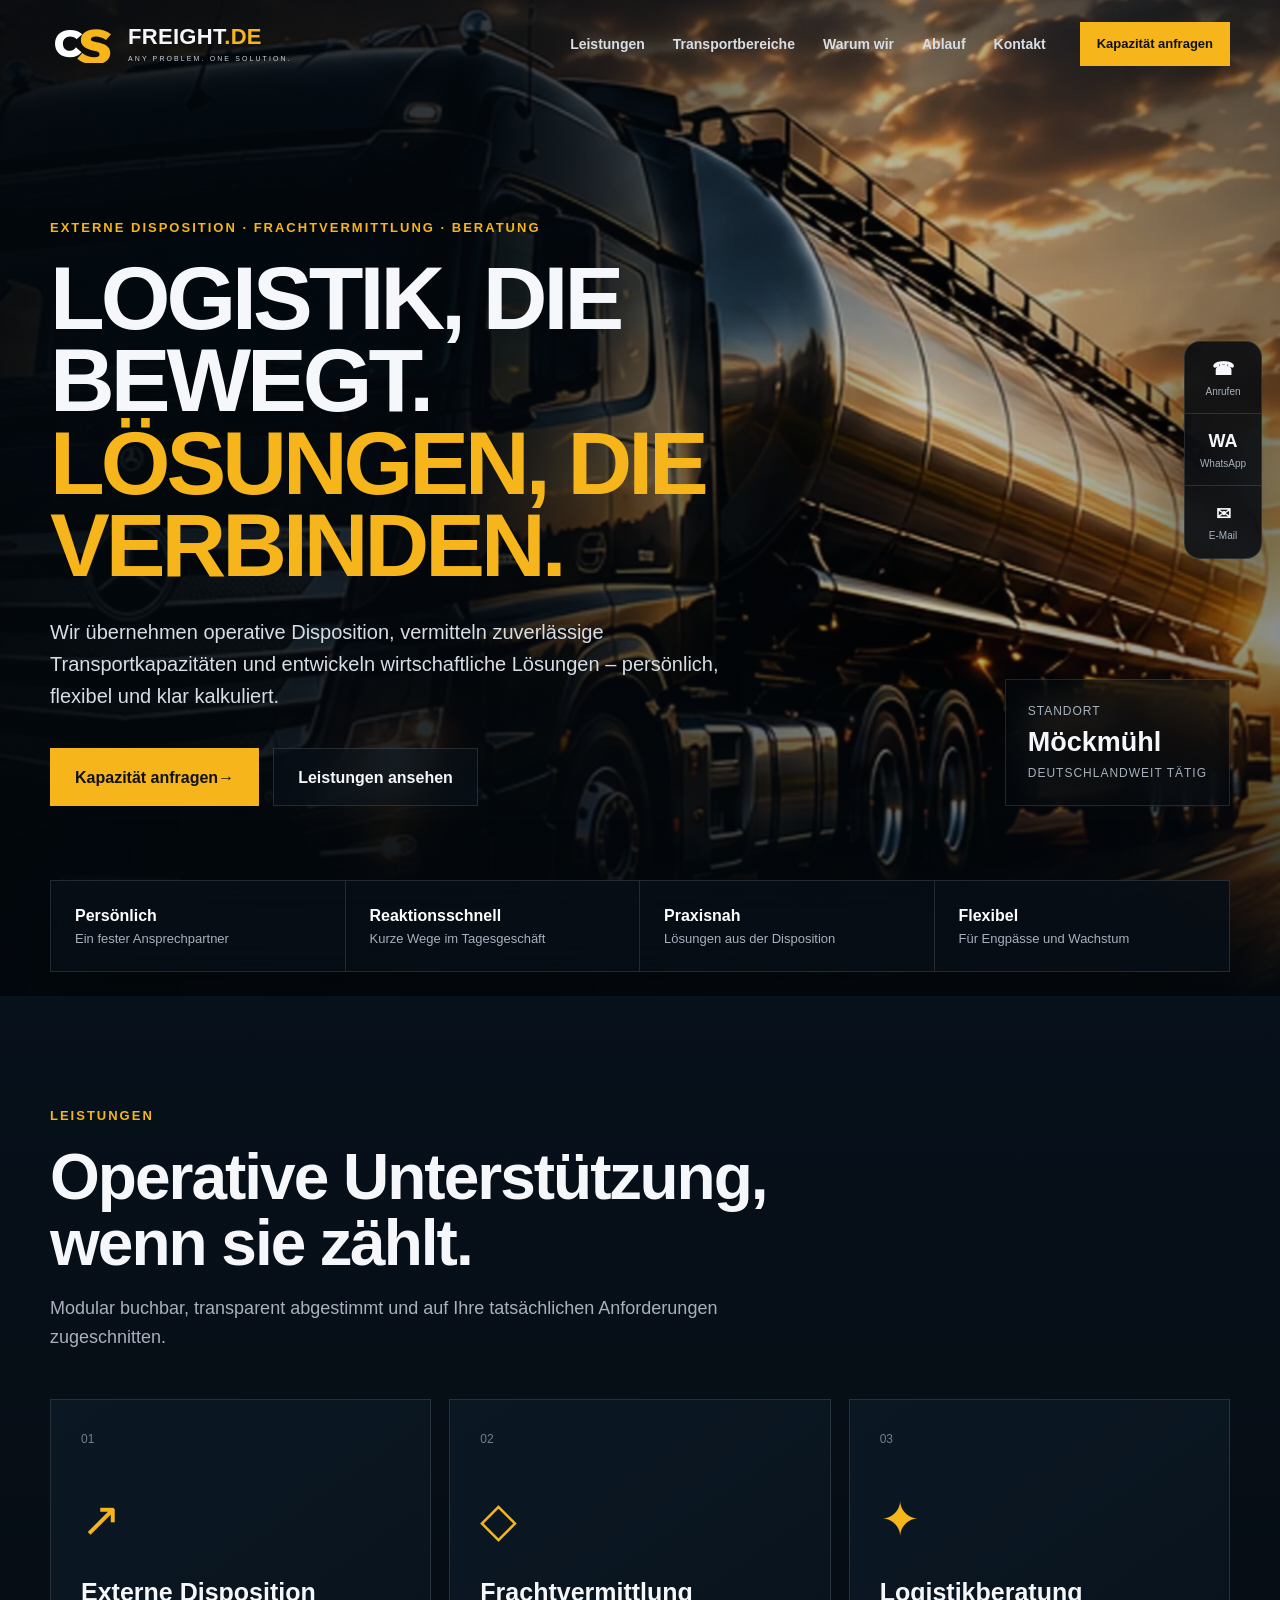
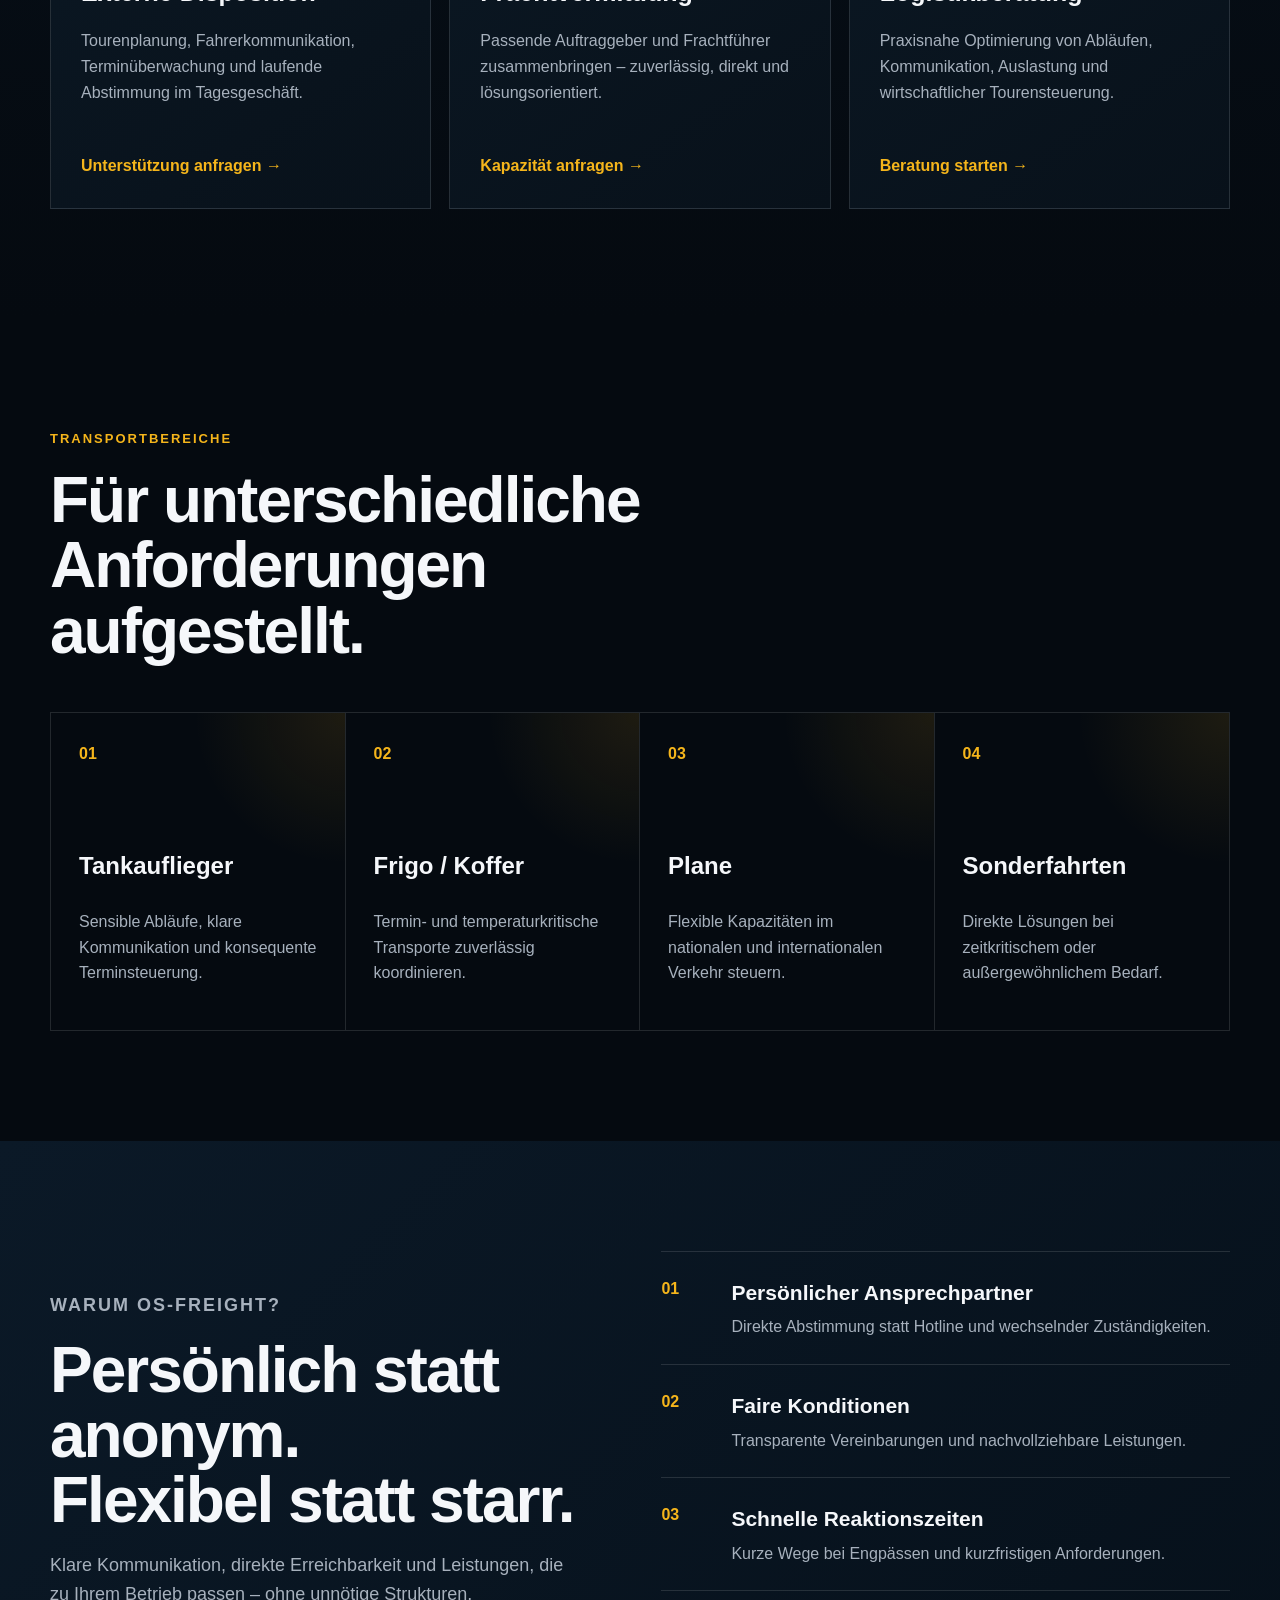
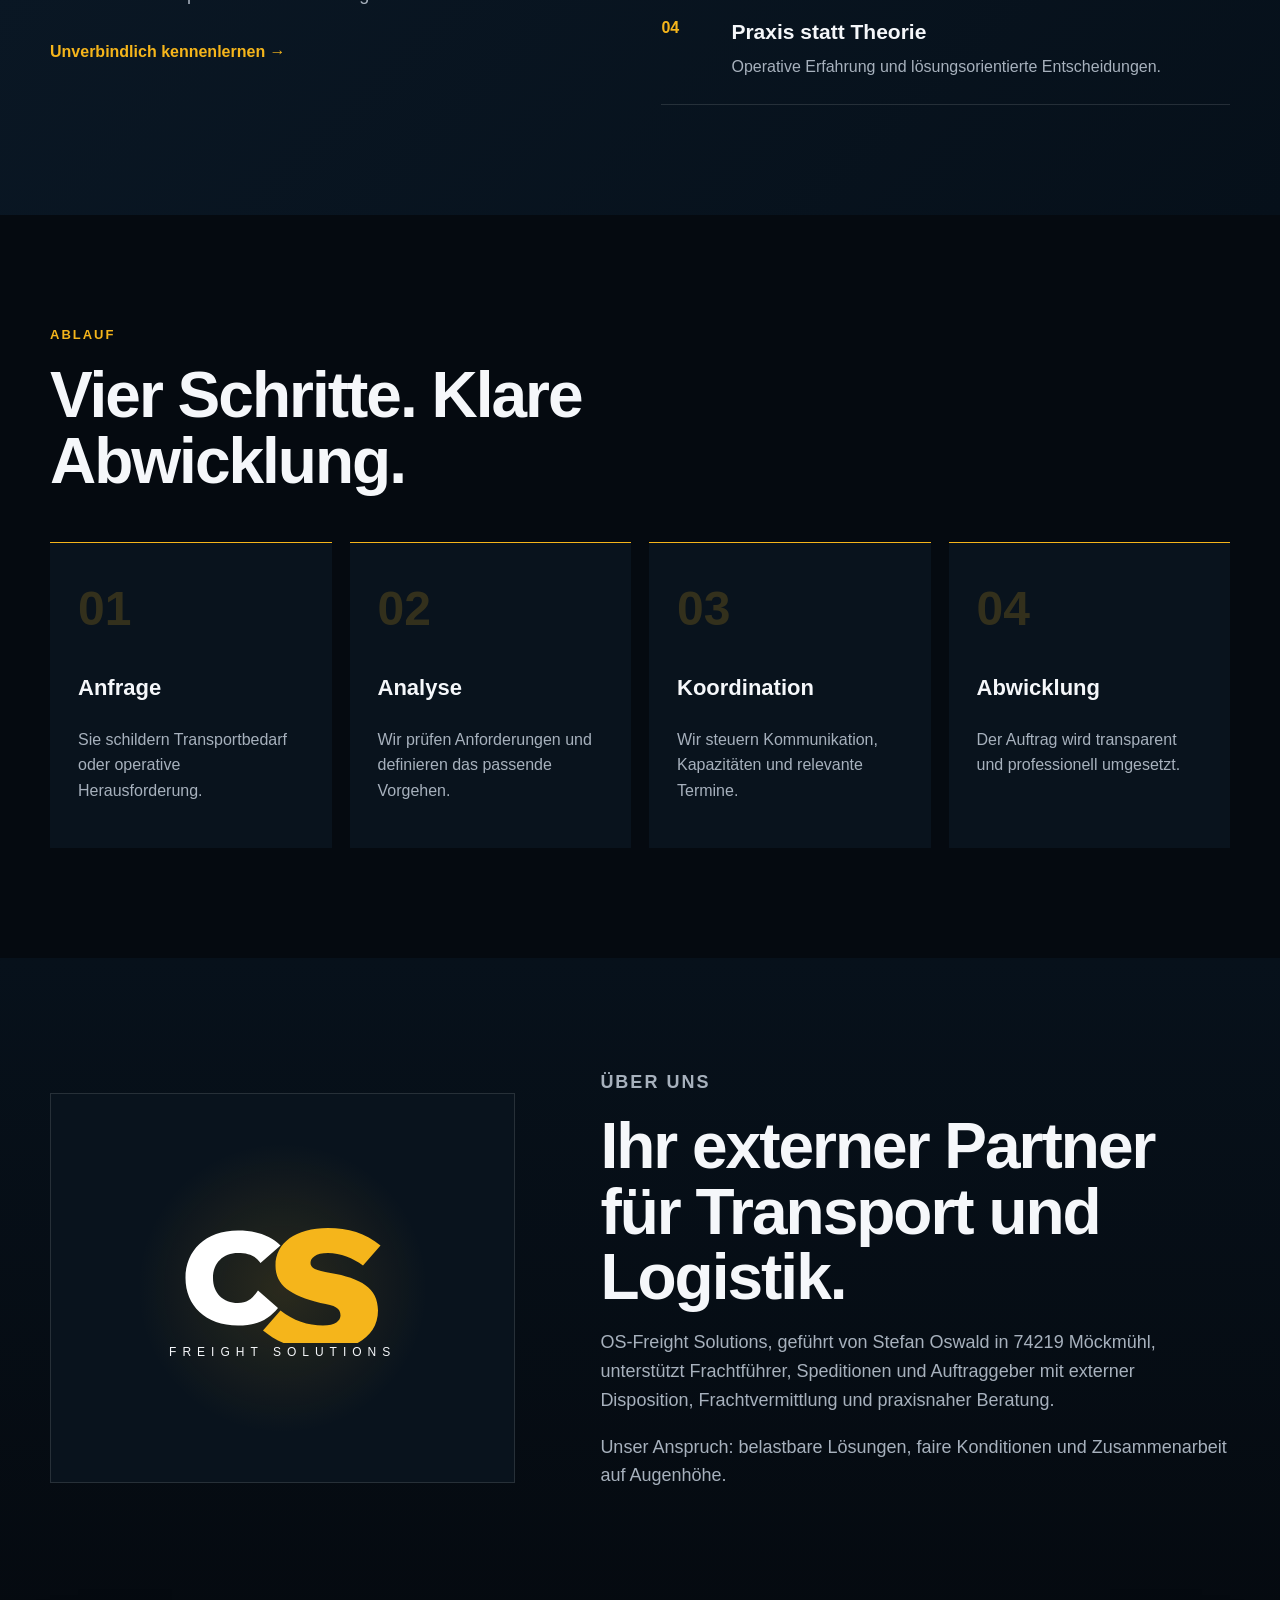
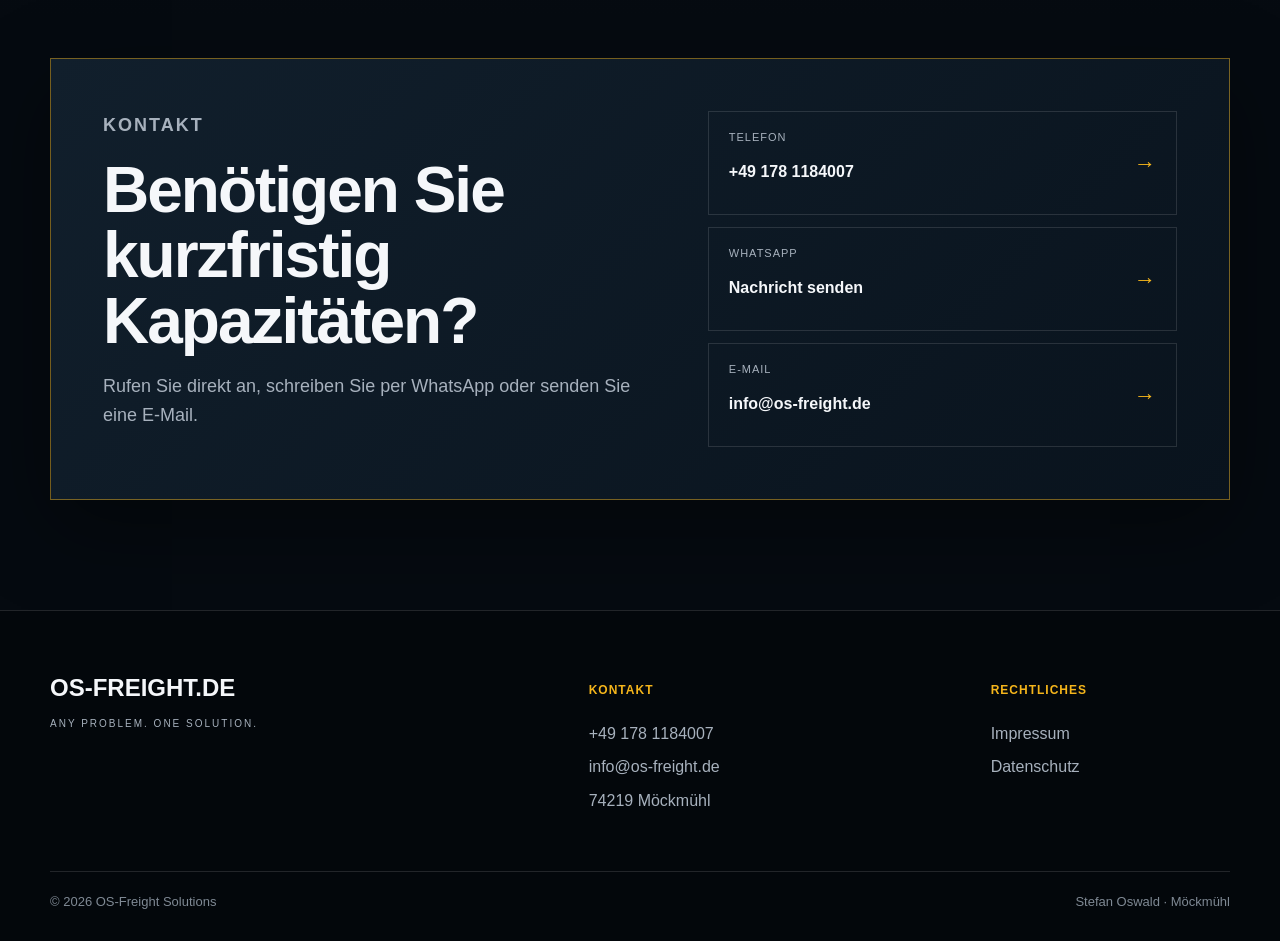
<file: index.html>
<!doctype html>
<html lang="de">
<head>
  <meta charset="utf-8">
  <meta name="viewport" content="width=device-width, initial-scale=1, viewport-fit=cover">
  <title>OS-Freight Solutions | Disposition, Frachtvermittlung & Beratung</title>
  <meta name="description" content="OS-Freight Solutions aus Möckmühl: externe Disposition, Frachtvermittlung und praxisnahe Logistikberatung für Tank, Frigo/Koffer, Plane und Sonderfahrten.">
  <meta name="theme-color" content="#050a10">
  <link rel="canonical" href="https://os-freight.de/">
  <link rel="preload" href="hero-truck.webp" as="image" type="image/webp">
  <link rel="stylesheet" href="styles.css">
</head>
<body>
  <a class="skip-link" href="#main">Zum Inhalt springen</a>
  <div class="scroll-progress" aria-hidden="true"></div>

  <header class="site-header" id="top">
    <div class="container nav-wrap">
      <a class="brand" href="#top" aria-label="OS-Freight Startseite">
        <svg class="brand-mark" viewBox="0 0 92 52" role="img" aria-label="OS">
          <path d="M28 7C15 7 7 15 7 26s8 19 21 19c7 0 12-2 16-7l-8-7c-2 3-4 5-8 5-6 0-10-4-10-10s4-10 10-10c4 0 7 1 9 4l8-7C41 9 35 7 28 7Z" fill="white"/>
          <path d="M64 6c-13 0-21 6-21 15 0 8 6 12 18 15 6 1 8 2 8 5 0 2-2 4-7 4-6 0-12-2-17-6l-7 8c6 5 14 8 24 8 13 0 22-6 22-16 0-9-7-13-19-15-6-1-8-2-8-4s2-4 7-4c5 0 10 2 14 5l7-8C79 8 72 6 64 6Z" fill="#f5b51b"/>
        </svg>
        <span class="brand-text"><strong>FREIGHT<span>.DE</span></strong><small>ANY PROBLEM. ONE SOLUTION.</small></span>
      </a>

      <button class="menu-toggle" type="button" aria-expanded="false" aria-controls="main-nav" aria-label="Navigation öffnen">
        <span></span><span></span><span></span>
      </button>

      <nav class="main-nav" id="main-nav" aria-label="Hauptnavigation">
        <a href="#leistungen">Leistungen</a>
        <a href="#branchen">Transportbereiche</a>
        <a href="#vorteile">Warum wir</a>
        <a href="#ablauf">Ablauf</a>
        <a href="#kontakt">Kontakt</a>
      </nav>

      <a class="nav-cta" href="#kontakt">Kapazität anfragen</a>
    </div>
  </header>

  <main id="main">
    <section class="hero" aria-labelledby="hero-title">
      <div class="hero-image" aria-hidden="true"></div>
      <div class="hero-overlay" aria-hidden="true"></div>
      <div class="container hero-content">
        <div class="hero-copy reveal">
          <p class="eyebrow">Externe Disposition · Frachtvermittlung · Beratung</p>
          <h1 id="hero-title">Logistik, die bewegt.<br><span>Lösungen, die verbinden.</span></h1>
          <p class="lead">Wir übernehmen operative Disposition, vermitteln zuverlässige Transportkapazitäten und entwickeln wirtschaftliche Lösungen – persönlich, flexibel und klar kalkuliert.</p>
          <div class="hero-actions">
            <a class="btn btn-primary" href="#kontakt">Kapazität anfragen <span>→</span></a>
            <a class="btn btn-secondary" href="#leistungen">Leistungen ansehen</a>
          </div>
        </div>
        <div class="hero-meta reveal" aria-label="Standort und Einsatzgebiet">
          <span>Standort</span><strong>Möckmühl</strong><small>Deutschlandweit tätig</small>
        </div>
      </div>
      <div class="container hero-facts reveal">
        <div><strong>Persönlich</strong><span>Ein fester Ansprechpartner</span></div>
        <div><strong>Reaktionsschnell</strong><span>Kurze Wege im Tagesgeschäft</span></div>
        <div><strong>Praxisnah</strong><span>Lösungen aus der Disposition</span></div>
        <div><strong>Flexibel</strong><span>Für Engpässe und Wachstum</span></div>
      </div>
    </section>

    <section id="leistungen" class="section services">
      <div class="container">
        <header class="section-head reveal">
          <p class="kicker">Leistungen</p>
          <h2>Operative Unterstützung, wenn sie zählt.</h2>
          <p>Modular buchbar, transparent abgestimmt und auf Ihre tatsächlichen Anforderungen zugeschnitten.</p>
        </header>
        <div class="cards-grid">
          <article class="service-card reveal"><span class="number">01</span><div class="icon">↗</div><h3>Externe Disposition</h3><p>Tourenplanung, Fahrerkommunikation, Terminüberwachung und laufende Abstimmung im Tagesgeschäft.</p><a href="#kontakt">Unterstützung anfragen →</a></article>
          <article class="service-card reveal"><span class="number">02</span><div class="icon">◇</div><h3>Frachtvermittlung</h3><p>Passende Auftraggeber und Frachtführer zusammenbringen – zuverlässig, direkt und lösungsorientiert.</p><a href="#kontakt">Kapazität anfragen →</a></article>
          <article class="service-card reveal"><span class="number">03</span><div class="icon">✦</div><h3>Logistikberatung</h3><p>Praxisnahe Optimierung von Abläufen, Kommunikation, Auslastung und wirtschaftlicher Tourensteuerung.</p><a href="#kontakt">Beratung starten →</a></article>
        </div>
      </div>
    </section>

    <section id="branchen" class="section transport">
      <div class="container">
        <header class="section-head reveal"><p class="kicker">Transportbereiche</p><h2>Für unterschiedliche Anforderungen aufgestellt.</h2></header>
        <div class="transport-grid">
          <article class="reveal"><span>01</span><h3>Tankauflieger</h3><p>Sensible Abläufe, klare Kommunikation und konsequente Terminsteuerung.</p></article>
          <article class="reveal"><span>02</span><h3>Frigo / Koffer</h3><p>Termin- und temperaturkritische Transporte zuverlässig koordinieren.</p></article>
          <article class="reveal"><span>03</span><h3>Plane</h3><p>Flexible Kapazitäten im nationalen und internationalen Verkehr steuern.</p></article>
          <article class="reveal"><span>04</span><h3>Sonderfahrten</h3><p>Direkte Lösungen bei zeitkritischem oder außergewöhnlichem Bedarf.</p></article>
        </div>
      </div>
    </section>

    <section id="vorteile" class="section advantages">
      <div class="container advantages-layout">
        <div class="advantages-copy reveal">
          <p class="kicker">Warum OS-Freight?</p>
          <h2>Persönlich statt anonym.<br>Flexibel statt starr.</h2>
          <p>Klare Kommunikation, direkte Erreichbarkeit und Leistungen, die zu Ihrem Betrieb passen – ohne unnötige Strukturen.</p>
          <a class="text-link" href="#kontakt">Unverbindlich kennenlernen →</a>
        </div>
        <div class="advantages-list">
          <article class="reveal"><b>01</b><div><h3>Persönlicher Ansprechpartner</h3><p>Direkte Abstimmung statt Hotline und wechselnder Zuständigkeiten.</p></div></article>
          <article class="reveal"><b>02</b><div><h3>Faire Konditionen</h3><p>Transparente Vereinbarungen und nachvollziehbare Leistungen.</p></div></article>
          <article class="reveal"><b>03</b><div><h3>Schnelle Reaktionszeiten</h3><p>Kurze Wege bei Engpässen und kurzfristigen Anforderungen.</p></div></article>
          <article class="reveal"><b>04</b><div><h3>Praxis statt Theorie</h3><p>Operative Erfahrung und lösungsorientierte Entscheidungen.</p></div></article>
        </div>
      </div>
    </section>

    <section id="ablauf" class="section process">
      <div class="container">
        <header class="section-head reveal"><p class="kicker">Ablauf</p><h2>Vier Schritte. Klare Abwicklung.</h2></header>
        <div class="process-grid">
          <article class="reveal"><span>01</span><h3>Anfrage</h3><p>Sie schildern Transportbedarf oder operative Herausforderung.</p></article>
          <article class="reveal"><span>02</span><h3>Analyse</h3><p>Wir prüfen Anforderungen und definieren das passende Vorgehen.</p></article>
          <article class="reveal"><span>03</span><h3>Koordination</h3><p>Wir steuern Kommunikation, Kapazitäten und relevante Termine.</p></article>
          <article class="reveal"><span>04</span><h3>Abwicklung</h3><p>Der Auftrag wird transparent und professionell umgesetzt.</p></article>
        </div>
      </div>
    </section>

    <section class="section about">
      <div class="container about-layout">
        <div class="about-badge reveal"><svg viewBox="0 0 92 52" aria-hidden="true"><path d="M28 7C15 7 7 15 7 26s8 19 21 19c7 0 12-2 16-7l-8-7c-2 3-4 5-8 5-6 0-10-4-10-10s4-10 10-10c4 0 7 1 9 4l8-7C41 9 35 7 28 7Z" fill="white"/><path d="M64 6c-13 0-21 6-21 15 0 8 6 12 18 15 6 1 8 2 8 5 0 2-2 4-7 4-6 0-12-2-17-6l-7 8c6 5 14 8 24 8 13 0 22-6 22-16 0-9-7-13-19-15-6-1-8-2-8-4s2-4 7-4c5 0 10 2 14 5l7-8C79 8 72 6 64 6Z" fill="#f5b51b"/></svg><span>FREIGHT SOLUTIONS</span></div>
        <div class="about-copy reveal"><p class="kicker">Über uns</p><h2>Ihr externer Partner für Transport und Logistik.</h2><p>OS-Freight Solutions, geführt von Stefan Oswald in 74219 Möckmühl, unterstützt Frachtführer, Speditionen und Auftraggeber mit externer Disposition, Frachtvermittlung und praxisnaher Beratung.</p><p>Unser Anspruch: belastbare Lösungen, faire Konditionen und Zusammenarbeit auf Augenhöhe.</p></div>
      </div>
    </section>

    <section id="kontakt" class="section contact">
      <div class="container contact-panel reveal">
        <div><p class="kicker">Kontakt</p><h2>Benötigen Sie kurzfristig Kapazitäten?</h2><p>Rufen Sie direkt an, schreiben Sie per WhatsApp oder senden Sie eine E-Mail.</p></div>
        <div class="contact-links">
          <a href="tel:+491781184007"><span>Telefon</span><strong>+49 178 1184007</strong><i>→</i></a>
          <a href="https://wa.me/491781184007" target="_blank" rel="noopener"><span>WhatsApp</span><strong>Nachricht senden</strong><i>→</i></a>
          <a href="mailto:info@os-freight.de"><span>E-Mail</span><strong>info@os-freight.de</strong><i>→</i></a>
        </div>
      </div>
    </section>
  </main>

  <div class="quick-contact" aria-label="Schnellkontakt">
    <a href="tel:+491781184007" aria-label="Anrufen"><span>☎</span><small>Anrufen</small></a>
    <a href="https://wa.me/491781184007" target="_blank" rel="noopener" aria-label="WhatsApp"><span>WA</span><small>WhatsApp</small></a>
    <a href="mailto:info@os-freight.de" aria-label="E-Mail"><span>✉</span><small>E-Mail</small></a>
  </div>

  <footer class="site-footer">
    <div class="container footer-grid">
      <div class="footer-brand"><strong>OS-FREIGHT.DE</strong><span>ANY PROBLEM. ONE SOLUTION.</span></div>
      <div><h3>Kontakt</h3><a href="tel:+491781184007">+49 178 1184007</a><a href="mailto:info@os-freight.de">info@os-freight.de</a><span>74219 Möckmühl</span></div>
      <div><h3>Rechtliches</h3><a href="impressum.html">Impressum</a><a href="datenschutz.html">Datenschutz</a></div>
    </div>
    <div class="container footer-bottom"><span>© <span id="year"></span> OS-Freight Solutions</span><span>Stefan Oswald · Möckmühl</span></div>
  </footer>
  <script src="main.js" defer></script>
</body>
</html>
</file>
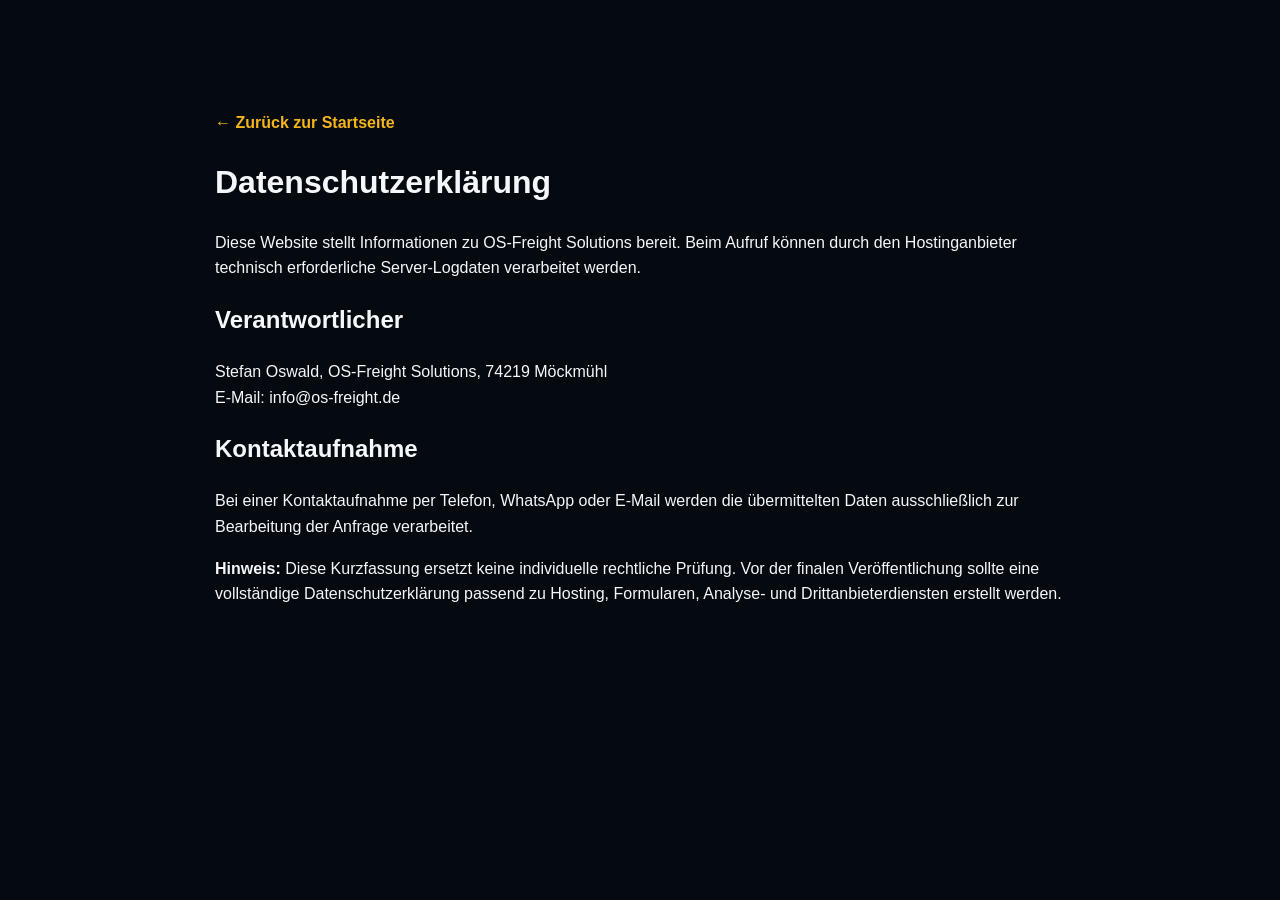
<file: datenschutz.html>
<!doctype html><html lang="de"><head><meta charset="utf-8"><meta name="viewport" content="width=device-width,initial-scale=1"><title>Datenschutz | OS-Freight Solutions</title><link rel="stylesheet" href="styles.css"></head><body><main class="section"><div class="container" style="max-width:850px"><a href="index.html" style="color:#f5b51b;font-weight:800">← Zurück zur Startseite</a><h1>Datenschutzerklärung</h1><p>Diese Website stellt Informationen zu OS-Freight Solutions bereit. Beim Aufruf können durch den Hostinganbieter technisch erforderliche Server-Logdaten verarbeitet werden.</p><h2>Verantwortlicher</h2><p>Stefan Oswald, OS-Freight Solutions, 74219 Möckmühl<br>E-Mail: info@os-freight.de</p><h2>Kontaktaufnahme</h2><p>Bei einer Kontaktaufnahme per Telefon, WhatsApp oder E-Mail werden die übermittelten Daten ausschließlich zur Bearbeitung der Anfrage verarbeitet.</p><p><strong>Hinweis:</strong> Diese Kurzfassung ersetzt keine individuelle rechtliche Prüfung. Vor der finalen Veröffentlichung sollte eine vollständige Datenschutzerklärung passend zu Hosting, Formularen, Analyse- und Drittanbieterdiensten erstellt werden.</p></div></main></body></html>
</file>
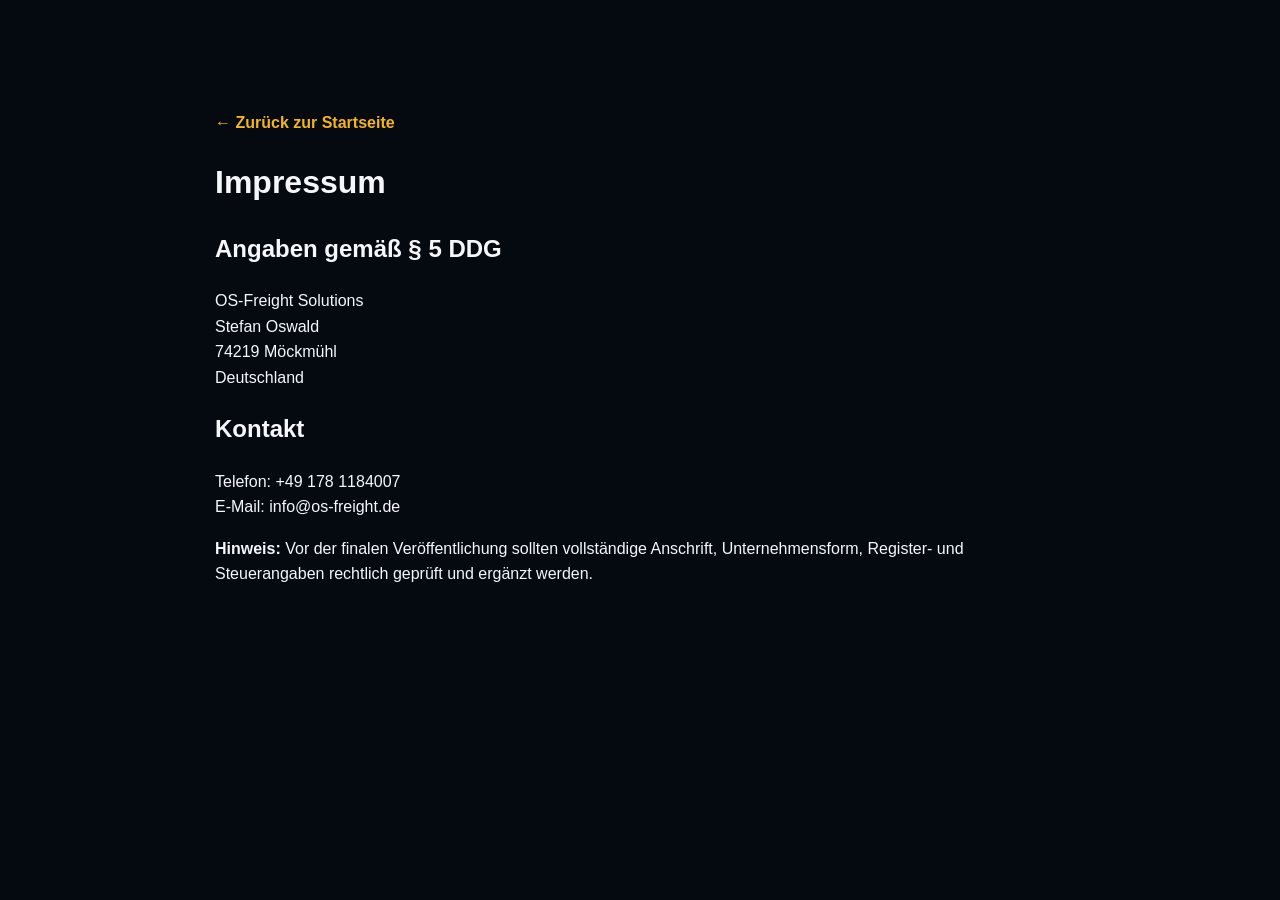
<file: impressum.html>
<!doctype html><html lang="de"><head><meta charset="utf-8"><meta name="viewport" content="width=device-width,initial-scale=1"><title>Impressum | OS-Freight Solutions</title><link rel="stylesheet" href="styles.css"></head><body><main class="section"><div class="container" style="max-width:850px"><a href="index.html" style="color:#f5b51b;font-weight:800">← Zurück zur Startseite</a><h1>Impressum</h1><h2>Angaben gemäß § 5 DDG</h2><p>OS-Freight Solutions<br>Stefan Oswald<br>74219 Möckmühl<br>Deutschland</p><h2>Kontakt</h2><p>Telefon: +49 178 1184007<br>E-Mail: info@os-freight.de</p><p><strong>Hinweis:</strong> Vor der finalen Veröffentlichung sollten vollständige Anschrift, Unternehmensform, Register- und Steuerangaben rechtlich geprüft und ergänzt werden.</p></div></main></body></html>
</file>
<file: styles.css>
:root{--bg:#050a10;--bg2:#08121d;--panel:#0b1723;--text:#f5f7fa;--muted:#a7b1bd;--gold:#f5b51b;--line:rgba(255,255,255,.12);--max:1180px;--shadow:0 28px 80px rgba(0,0,0,.38)}
*{box-sizing:border-box}html{scroll-behavior:smooth}body{margin:0;background:var(--bg);color:var(--text);font-family:Arial,Helvetica,sans-serif;line-height:1.6;overflow-x:hidden}a{color:inherit;text-decoration:none}button{font:inherit}.container{width:min(var(--max),calc(100% - 40px));margin:auto}.skip-link{position:fixed;left:16px;top:-80px;z-index:999;background:#fff;color:#000;padding:10px 14px}.skip-link:focus{top:16px}.scroll-progress{position:fixed;z-index:999;top:0;left:0;height:3px;width:0;background:var(--gold)}
.site-header{position:fixed;z-index:100;top:0;left:0;right:0;border-bottom:1px solid transparent;transition:.3s}.site-header.scrolled{background:rgba(5,10,16,.88);backdrop-filter:blur(18px);border-color:var(--line)}.nav-wrap{height:88px;display:flex;align-items:center;gap:34px}.brand{display:flex;align-items:center;gap:12px;min-width:290px}.brand-mark{width:66px;height:auto;display:block}.brand-text{display:grid;line-height:1}.brand-text strong{font-size:22px;letter-spacing:.3px}.brand-text strong span{color:var(--gold)}.brand-text small{margin-top:7px;font-size:7px;letter-spacing:2.1px;color:#c8d0d8}.main-nav{display:flex;align-items:center;gap:28px;margin-left:auto}.main-nav a{position:relative;font-size:14px;font-weight:700;color:#d7dee6}.main-nav a:after{content:"";position:absolute;left:0;right:100%;bottom:-10px;height:2px;background:var(--gold);transition:.25s}.main-nav a:hover:after{right:0}.nav-cta{padding:12px 17px;background:var(--gold);color:#111;font-weight:900;font-size:13px}.menu-toggle{display:none;border:0;background:transparent;padding:8px}.menu-toggle span{display:block;width:30px;height:2px;background:#fff;margin:6px 0}
.hero{position:relative;min-height:100svh;display:flex;align-items:flex-end;padding-top:88px;overflow:hidden}.hero-image{position:absolute;inset:0;background:url('hero-truck.webp') center 42%/cover no-repeat;transform:scale(1.03);will-change:transform}.hero-overlay{position:absolute;inset:0;background:linear-gradient(90deg,rgba(3,8,13,.96) 0%,rgba(3,8,13,.78) 42%,rgba(3,8,13,.25) 72%,rgba(3,8,13,.45) 100%),linear-gradient(0deg,#050a10 0%,transparent 35%)}.hero-content{position:relative;z-index:2;padding:130px 0 190px;display:grid;grid-template-columns:minmax(0,760px) 1fr;align-items:end;gap:50px}.eyebrow,.kicker{margin:0 0 18px;color:var(--gold);font-size:13px;font-weight:900;letter-spacing:2px;text-transform:uppercase}.hero h1{margin:0;font-size:clamp(56px,7vw,102px);line-height:.92;letter-spacing:-4px;text-transform:uppercase}.hero h1 span{color:var(--gold)}.lead{max-width:730px;margin:30px 0 0;font-size:20px;color:#d6dde4}.hero-actions{display:flex;gap:14px;margin-top:36px}.btn{display:inline-flex;align-items:center;justify-content:center;min-height:58px;padding:0 24px;font-weight:900;border:1px solid var(--line);transition:.25s}.btn-primary{background:var(--gold);color:#111;border-color:var(--gold)}.btn-primary:hover{transform:translateY(-3px);box-shadow:0 16px 35px rgba(245,181,27,.25)}.btn-secondary{background:rgba(10,20,30,.48);backdrop-filter:blur(12px)}.btn-secondary:hover{border-color:var(--gold)}.hero-meta{justify-self:end;display:grid;min-width:210px;padding:22px;border:1px solid var(--line);background:rgba(5,10,16,.55);backdrop-filter:blur(15px)}.hero-meta span,.hero-meta small{color:var(--muted);font-size:12px;text-transform:uppercase;letter-spacing:1px}.hero-meta strong{font-size:27px}.hero-facts{position:absolute;z-index:3;left:50%;bottom:24px;transform:translateX(-50%);display:grid;grid-template-columns:repeat(4,1fr);border:1px solid var(--line);background:rgba(7,14,22,.88);backdrop-filter:blur(18px);box-shadow:var(--shadow)}.hero-facts>div{padding:22px 24px;border-right:1px solid var(--line);display:grid}.hero-facts>div:last-child{border:0}.hero-facts strong{color:#fff}.hero-facts span{color:var(--muted);font-size:13px}
.section{padding:110px 0}.section-head{max-width:760px;margin-bottom:48px}.section-head h2,.advantages h2,.about h2,.contact h2{margin:0;font-size:clamp(38px,5vw,66px);line-height:1.02;letter-spacing:-2px}.section-head>p:last-child,.advantages-copy>p,.about-copy>p,.contact-panel>div>p{color:var(--muted);font-size:18px}.services{background:linear-gradient(180deg,#07111b,#050a10)}.cards-grid{display:grid;grid-template-columns:repeat(3,1fr);gap:18px}.service-card{position:relative;min-height:410px;padding:30px;display:flex;flex-direction:column;border:1px solid var(--line);background:linear-gradient(145deg,#0b1824,#08111a);overflow:hidden;transition:.3s}.service-card:after{content:"";position:absolute;left:0;bottom:0;width:0;height:3px;background:var(--gold);transition:.3s}.service-card:hover{transform:translateY(-8px);border-color:rgba(245,181,27,.55)}.service-card:hover:after{width:100%}.number{font-size:12px;color:#73808c}.icon{margin:32px 0 14px;color:var(--gold);font-size:48px}.service-card h3{margin:0;font-size:25px}.service-card p{color:var(--muted)}.service-card a{margin-top:auto;color:var(--gold);font-weight:900}.transport{background:#050a10}.transport-grid{display:grid;grid-template-columns:repeat(4,1fr);border:1px solid var(--line)}.transport-grid article{min-height:280px;padding:28px;border-right:1px solid var(--line);background:radial-gradient(circle at 100% 0%,rgba(245,181,27,.1),transparent 35%)}.transport-grid article:last-child{border:0}.transport-grid span{color:var(--gold);font-weight:900}.transport-grid h3{margin-top:80px;font-size:24px}.transport-grid p{color:var(--muted)}.advantages{background:linear-gradient(135deg,#0b1927,#06101a)}.advantages-layout{display:grid;grid-template-columns:1fr 1.08fr;gap:85px;align-items:center}.advantages-list{border-top:1px solid var(--line)}.advantages-list article{display:grid;grid-template-columns:52px 1fr;gap:18px;padding:24px 0;border-bottom:1px solid var(--line)}.advantages-list b{color:var(--gold)}.advantages-list h3{margin:0 0 5px;font-size:21px}.advantages-list p{margin:0;color:var(--muted)}.text-link{display:inline-block;margin-top:12px;color:var(--gold);font-weight:900}.process{background:#050a10}.process-grid{display:grid;grid-template-columns:repeat(4,1fr);gap:18px}.process-grid article{position:relative;padding:28px;border-top:1px solid var(--gold);background:#09131d;min-height:230px}.process-grid span{font-size:48px;font-weight:900;color:rgba(245,181,27,.18)}.process-grid h3{font-size:22px}.process-grid p{color:var(--muted)}.about{background:linear-gradient(180deg,#07111b,#050a10)}.about-layout{display:grid;grid-template-columns:.85fr 1.15fr;gap:85px;align-items:center}.about-badge{height:390px;display:grid;place-items:center;align-content:center;border:1px solid var(--line);background:radial-gradient(circle,rgba(245,181,27,.14),transparent 48%),#09131d}.about-badge svg{width:230px}.about-badge span{letter-spacing:6px;font-size:12px}.contact{padding-top:40px}.contact-panel{display:grid;grid-template-columns:1.08fr .92fr;gap:54px;padding:52px;border:1px solid rgba(245,181,27,.45);background:linear-gradient(135deg,#111f2c,#09131d);box-shadow:var(--shadow)}.contact-links{display:grid;gap:12px}.contact-links a{display:grid;grid-template-columns:1fr auto;grid-template-areas:"label arrow" "value arrow";padding:17px 20px;border:1px solid var(--line);transition:.25s}.contact-links a:hover{border-color:var(--gold);transform:translateX(4px)}.contact-links span{grid-area:label;color:var(--muted);font-size:11px;text-transform:uppercase;letter-spacing:1px}.contact-links strong{grid-area:value}.contact-links i{grid-area:arrow;align-self:center;color:var(--gold);font-style:normal;font-size:22px}
.quick-contact{position:fixed;z-index:90;right:18px;top:50%;transform:translateY(-50%);display:grid;border:1px solid var(--line);border-radius:16px;overflow:hidden;background:rgba(5,10,16,.88);backdrop-filter:blur(16px);box-shadow:var(--shadow)}.quick-contact a{width:76px;min-height:72px;display:grid;place-items:center;align-content:center;border-bottom:1px solid var(--line)}.quick-contact a:last-child{border:0}.quick-contact span{font-weight:900;font-size:18px}.quick-contact small{font-size:10px;color:var(--muted)}.site-footer{border-top:1px solid var(--line);background:#03070b}.footer-grid{display:grid;grid-template-columns:1.4fr 1fr .7fr;gap:60px;padding:58px 0}.footer-grid>div{display:flex;flex-direction:column;gap:8px}.footer-brand strong{font-size:24px}.footer-brand span{color:var(--gold);font-size:10px;letter-spacing:2px}.footer-grid h3{font-size:12px;color:var(--gold);text-transform:uppercase;letter-spacing:1px}.footer-grid a,.footer-grid span{color:var(--muted)}.footer-bottom{display:flex;justify-content:space-between;padding:20px 0 28px;border-top:1px solid var(--line);font-size:13px;color:#7f8994}.reveal{opacity:0;transform:translateY(24px);transition:opacity .75s ease,transform .75s ease}.reveal.visible{opacity:1;transform:none}.hero-facts.reveal{transform:translate(-50%,24px)}.hero-facts.reveal.visible{transform:translate(-50%,0)}
@media(max-width:1080px){.main-nav{gap:18px}.nav-cta{display:none}.brand{min-width:260px}.hero-content{grid-template-columns:1fr}.hero-meta{display:none}.cards-grid{grid-template-columns:repeat(2,1fr)}.cards-grid article:last-child{grid-column:span 2}.transport-grid{grid-template-columns:repeat(2,1fr)}.transport-grid article:nth-child(2){border-right:0}.transport-grid article:nth-child(-n+2){border-bottom:1px solid var(--line)}.advantages-layout,.about-layout,.contact-panel{grid-template-columns:1fr}.process-grid{grid-template-columns:repeat(2,1fr)}}
@media(max-width:820px){body{padding-bottom:82px}.container{width:min(var(--max),calc(100% - 28px))}.nav-wrap{height:74px}.brand{min-width:0}.brand-mark{width:50px}.brand-text strong{font-size:18px}.brand-text small{font-size:5.3px;letter-spacing:1.35px}.menu-toggle{display:block;margin-left:auto}.main-nav{position:fixed;top:74px;left:0;right:0;display:none;flex-direction:column;align-items:stretch;gap:0;margin:0;padding:18px 24px 26px;background:rgba(3,8,13,.98);border-top:1px solid var(--line);backdrop-filter:blur(18px)}.main-nav.open{display:flex}.main-nav a{padding:13px 0;border-bottom:1px solid var(--line)}.hero{min-height:920px;align-items:flex-start}.hero-image{background-position:66% top;background-size:auto 52%;background-repeat:no-repeat;background-color:#050a10}.hero-overlay{background:linear-gradient(180deg,rgba(5,10,16,.04) 0%,rgba(5,10,16,.18) 31%,rgba(5,10,16,.97) 55%,#050a10 100%)}.hero-content{padding:430px 0 240px}.hero h1{font-size:clamp(43px,12vw,68px);letter-spacing:-2.5px}.lead{font-size:18px}.hero-actions{flex-direction:column}.btn{width:100%}.hero-facts{bottom:18px;grid-template-columns:1fr 1fr}.hero-facts>div{padding:17px}.hero-facts>div:nth-child(2){border-right:0}.hero-facts>div:nth-child(-n+2){border-bottom:1px solid var(--line)}.section{padding:82px 0}.cards-grid{grid-template-columns:1fr}.cards-grid article:last-child{grid-column:auto}.service-card{min-height:340px}.advantages-layout,.about-layout,.contact-panel{gap:40px}.quick-contact{left:14px;right:14px;top:auto;bottom:max(12px,env(safe-area-inset-bottom));transform:none;display:flex;border-radius:18px}.quick-contact a{width:auto;flex:1;min-height:62px;border-bottom:0;border-right:1px solid var(--line)}.quick-contact a:last-child{border-right:0}.footer-grid{grid-template-columns:1fr 1fr}.footer-bottom{display:grid;gap:6px}}
@media(max-width:540px){.brand-text strong{font-size:16px}.brand-text small{font-size:4.8px;letter-spacing:1.05px}.hero{min-height:980px}.hero-image{background-position:64% 0;background-size:auto 46%}.hero-content{padding-top:370px}.hero h1{font-size:41px}.eyebrow{font-size:10px;letter-spacing:1.4px}.hero-facts{grid-template-columns:1fr;bottom:14px}.hero-facts>div{border-right:0;border-bottom:1px solid var(--line)}.hero-facts>div:last-child{border-bottom:0}.transport-grid,.process-grid,.footer-grid{grid-template-columns:1fr}.transport-grid article{border-right:0;border-bottom:1px solid var(--line)}.transport-grid article:nth-child(-n+2){border-bottom:1px solid var(--line)}.transport-grid article:last-child{border-bottom:0}.transport-grid h3{margin-top:42px}.about-badge{height:280px}.about-badge svg{width:170px}.contact-panel{padding:26px}.section-head h2,.advantages h2,.about h2,.contact h2{font-size:38px}.footer-grid{gap:30px}.footer-bottom{font-size:12px}}
@media(prefers-reduced-motion:reduce){html{scroll-behavior:auto}.reveal{opacity:1;transform:none;transition:none}.hero-image{transform:none!important}}
</file>
